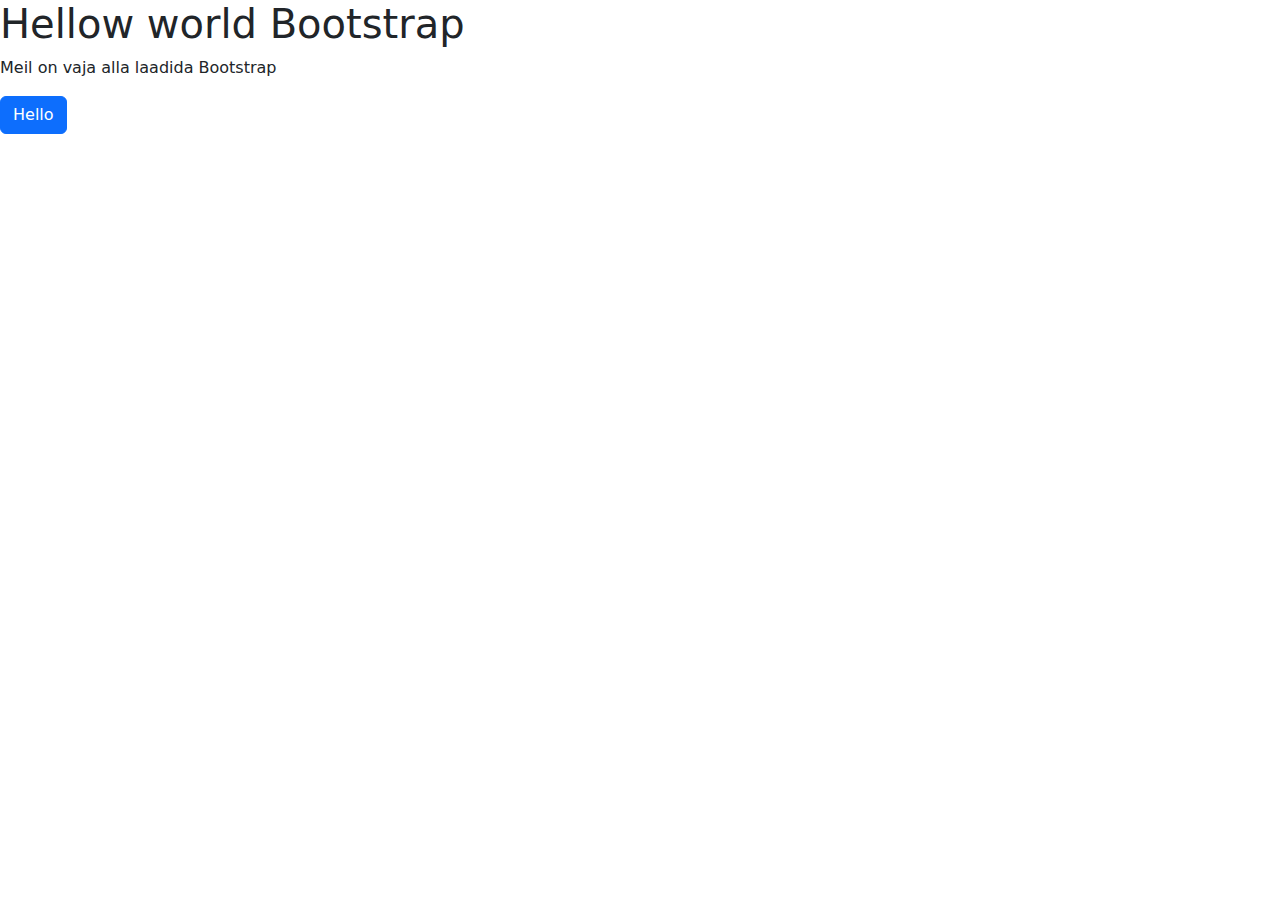
<file: Bootstrap/index.html>
<!DOCTYPE html>
<html lang="en">
<head>
    <meta charset="UTF-8">
    <meta name="viewport" content="width=device-width, initial-scale=1.0">
    <title>Document</title>
    <link rel="stylesheet" href="node_modules/bootstrap/dist/css/bootstrap.min.css">
</head>
<body>
    <h1>Hellow world Bootstrap</h1>

    <p>Meil on vaja alla laadida Bootstrap</p>
    <button class="btn btn-primary">Hello</button>
</body>
</html>
</file>
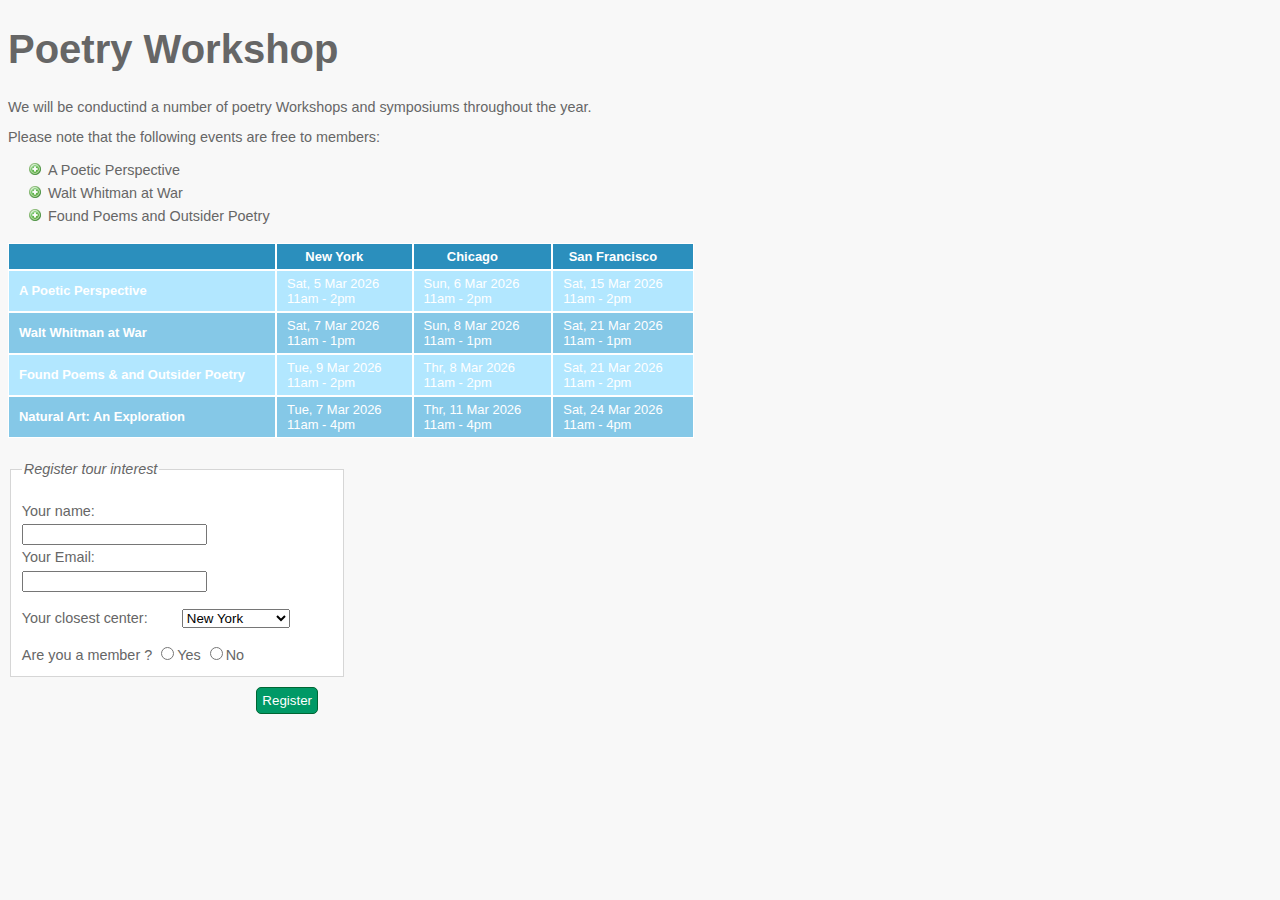
<file: HTMLandCSS/Chapter3/index.html>
<!DOCTYPE html>
<html lang="en">
<head>
    <meta charset="UTF-8">
    <meta name="viewport" content="width=device-width, initial-scale=1.0">
    <title>List, Tables and Forms</title>
    <link rel="stylesheet" href="css/example.css">
</head>
<body>
    <h1>Poetry Workshop</h1>
    <p>
        We will be conductind a number of poetry Workshops 
        and symposiums throughout the year.
    </p>
    <p>
        Please note that the following events are free to members:
    </p>
    <ul>
        <li>A Poetic Perspective</li>
        <li>Walt Whitman at War</li>
        <li>Found Poems and Outsider Poetry</li>
    </ul>
    <table>
        <tr class="tablehead">
            <th></th>
            <th class="tablehead">New York</th>
            <th class="tablehead">Chicago</th>
            <th class="tablehead">San Francisco</th>
        </tr>
        <tr class="tabler1">
            <th>A Poetic Perspective</th>
            <td>Sat, 5 Mar 2026 <br>11am - 2pm</td>
            <td>Sun, 6 Mar 2026 <br>11am - 2pm</td>
            <td>Sat, 15 Mar 2026 <br>11am - 2pm</td>
        </tr>
        <tr class="tabler2">
            <th>Walt Whitman at War</th>
            <td>Sat, 7 Mar 2026 <br>11am - 1pm</td>
            <td>Sun, 8 Mar 2026 <br>11am - 1pm</td>
            <td>Sat, 21 Mar 2026 <br>11am - 1pm</td>
        </tr>
        <tr class="tabler1">
            <th>Found Poems &amp; and Outsider Poetry</th>
            <td>Tue, 9 Mar 2026 <br>11am - 2pm</td>
            <td>Thr, 8 Mar 2026 <br>11am - 2pm</td>
            <td>Sat, 21 Mar 2026 <br>11am - 2pm</td>
        </tr>
        <tr class="tabler2">
            <th>Natural Art: An Exploration</th>
            <td>Tue, 7 Mar 2026 <br>11am - 4pm</td>
            <td>Thr, 11 Mar 2026 <br>11am - 4pm</td>
            <td>Sat, 24 Mar 2026 <br>11am - 4pm</td>
        </tr>
    </table>
     <form action="" methods="post">
        <fieldset>
            <legend>Register tour interest</legend>
            <p>
                <label for="name" class="title">Your name:</label>
                <input type="text" name="name" id="name"><br/>
                <label for="email" class="title">Your Email:</label>
                <input type="text" name="Email" id="Email"><br/>
            </p>
            <p>
                <label for="location" class="title">Your closest center:</label>
                <select name="location" id="location">
                    <option value="ny">New York</option>
                    <option value="il">Chicago</option>
                    <option value="ca">San Francisco</option>
                </select>
            </p>
            <span>Are you a member ?</span>
            <label><input type="radio" name="member" value="yes">Yes</label>
            <label><input type="radio" name="member" value="no">No</label>
            </fieldset>
            <div class="submit"><input type="submit" value="Register"class="submitbtn"></div>
     </form>
</body>
</html>
</file>
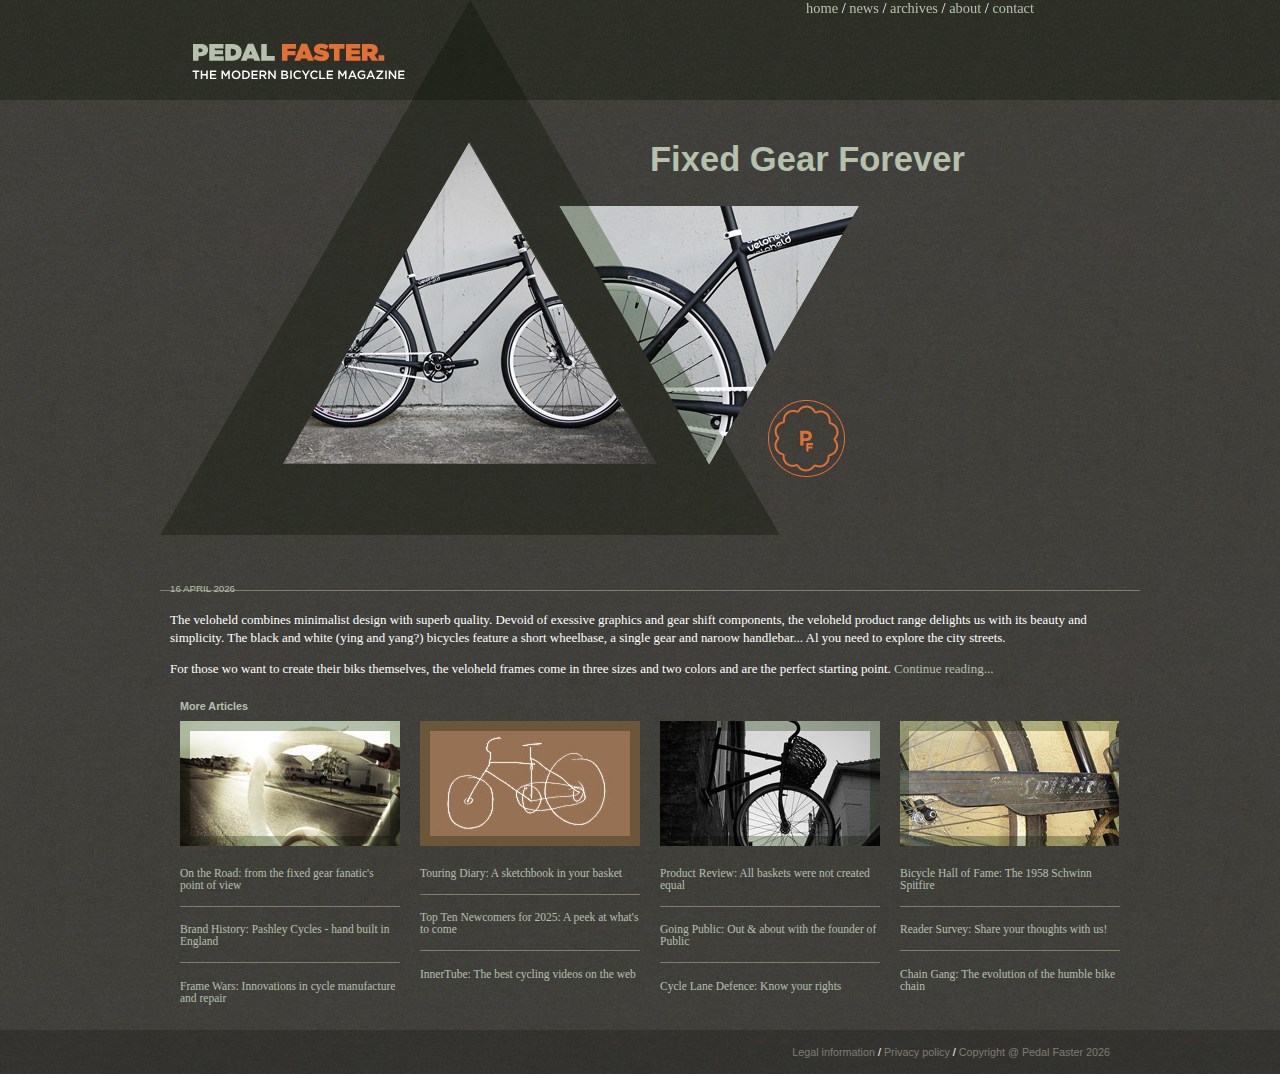
<file: HTMLandCSS/Chapter4/index.html>
<!DOCTYPE html>
<html lang="en">
<head>
    <meta charset="UTF-8">
    <meta name="viewport" content="width=device-width, initial-scale=1.0">
    <title>Document</title>
    <link rel="stylesheet" href="../Chapter4/css/style.css">

</head>

<body>
    <div class="header">
        <div class="container_12">
            <div class="grid_5">
                <img src="../Chapter4/images/logo.png" alt="Pedal Faster - The Modern bicycle magazine" width="216" height="37" class="logo"/>
                <img src="../Chapter4/images/header-triangle.png" alt="" width="116" height="100" />
            </div> 
        </div class="nav grid_7">
        <a href="">home</a> / <a href="">news</a> / <a href="">archives</a> / <a href="">about</a> / <a href="">contact</a>

    </div>

    
    <div class="wrapper">
        <div class="main-story container_12">
            <div class="grid_6 push_6">
                <h1><a href="">Fixed Gear Forever</a></h1>
            </div>
        </div>
        <div class="intro grid_3 push_9">
            <p class="date">16 APRIL 2026</p>
            <p>
                The veloheld combines minimalist design with superb
                quality. Devoid of exessive graphics and gear shift
                components, the veloheld product range delights us
                with its beauty and simplicity. The black and white
                (ying and yang?) bicycles feature a short wheelbase,
                a single gear and naroow handlebar... Al you need to
                explore the city streets.
            </p>
            <p>
                For those wo want to create their biks themselves,
                the veloheld frames come in three sizes and two
                colors and are the perfect starting point.
                <a href="">Continue reading...</a>
            </p>
        </div>
        <div class="more-articles container_12">
            <h2 class="grid_12"><a href="">More Articles</a></h2>
            <div class="grid_3">
                <img src="images/more1.jpg" alt="The road ahead" width="220" height="125" />
                <p><a href="">On the Road: from the fixed gear fanatic's point of view</a></p>
                <p><a href="">Brand History: Pashley Cycles - hand built in England</a></p>
                <p><a href="">Frame Wars: Innovations in cycle manufacture and repair</a></p>
            </div>
            <div class="grid_3">
                <img src="images/more2.jpg" alt="Sketchbook" width="220" height="125" />
                <p><a href="">Touring Diary: A sketchbook in your basket</a></p>
                <p><a href="">Top Ten Newcomers for 2025: A peek at what's to come</a></p>
                <p><a href="">InnerTube: The best cycling videos on the web</a></p>
            </div>
            <div class="grid_3">
                <img src="images/more3.jpg" alt="Repair shop sign" width="220" height="125" />
                <p><a href="">Product Review: All baskets were not created equal</a></p>
                <p><a href="">Going Public: Out &amp; about with the founder of Public</a></p>
                <p><a href="">Cycle Lane Defence: Know your rights</a></p>
            </div>
            <div class="grid_3">
                <img src="images/more4.jpg" alt="Schwinn Spitfire" width="220" height="125" />
                <p><a href="">Bicycle Hall of Fame: The 1958 Schwinn Spitfire</a></p>
                <p><a href="">Reader Survey: Share your thoughts with us!</a></p>
                <p><a href="">Chain Gang: The evolution of the humble bike chain</a></p>
            </div>
        </div>
    </div>
    <div class="footer clearfix">
        <div class="container_12">
            <p class="grid_12"><a href="">Legal information</a> / <a href="">Privacy policy</a> / <a href="">Copyright @ Pedal Faster 2026</a></p>
        </div>
    </div>
</body>
</html>
</file>
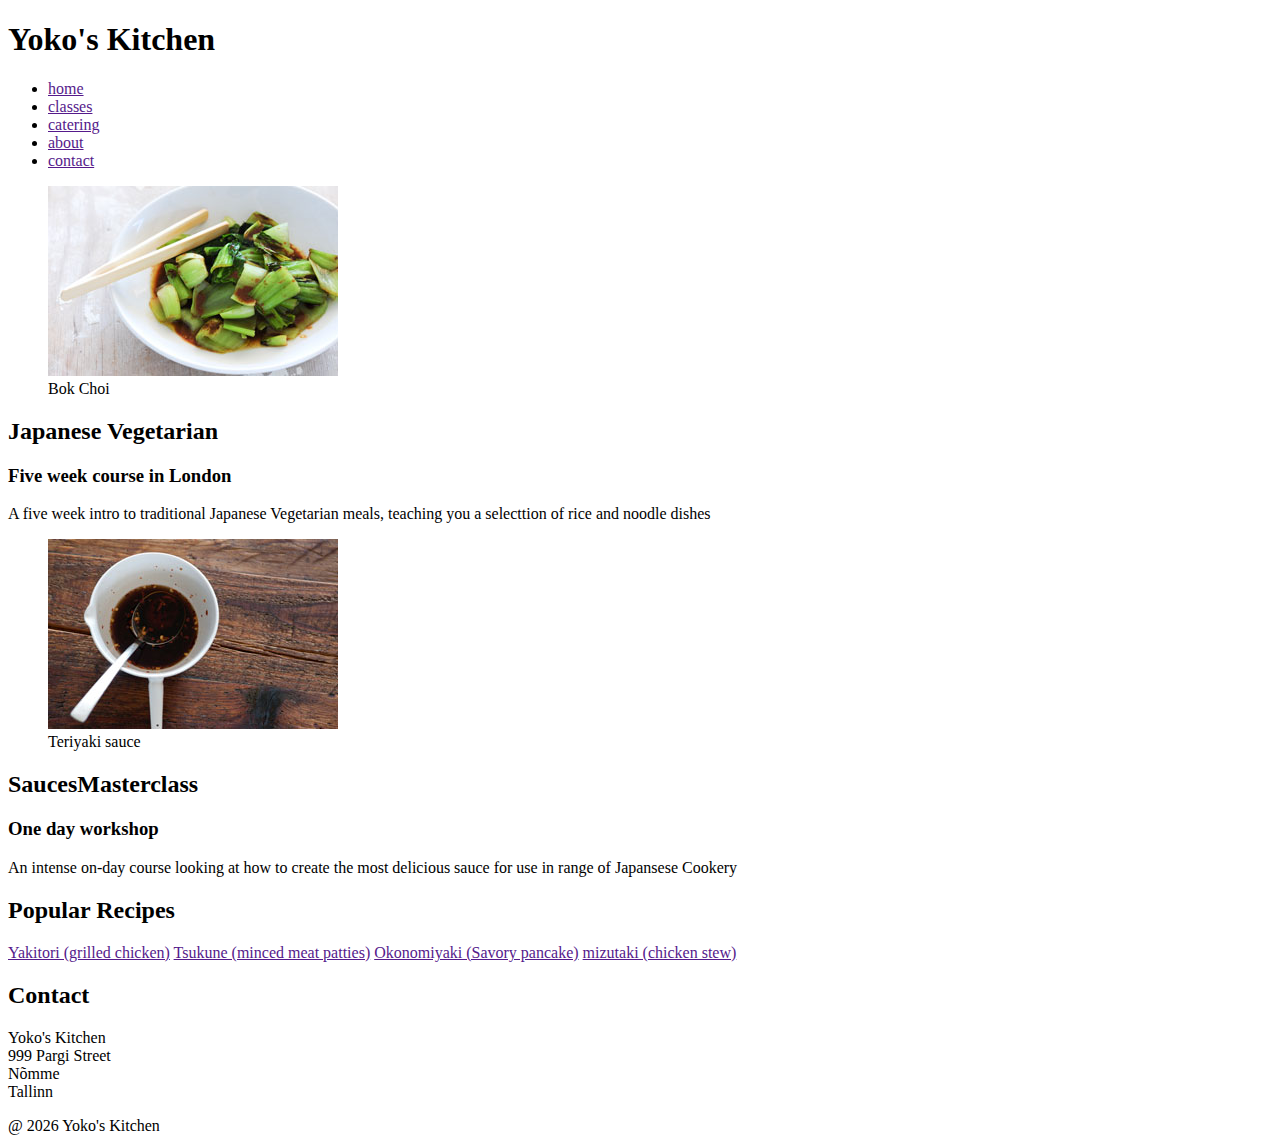
<file: HTMLandCSS/Chapter5/Index.html>
<!DOCTYPE html>
<html lang="en">
<head>
    <meta charset="UTF-8">
    <meta name="viewport" content="width=device-width, initial-scale=1.0">
    <title>Document</title>
</head>
<body >
    <div class="wrapper">
        <header>
            <h1>Yoko's Kitchen</h1>
            <nav>
                <ul>
                    <li><a href="" class="current">home</a></li>
                    <li><a href="" class="current">classes</a></li>
                    <li><a href="" class="current">catering</a></li>
                    <li><a href="" class="current">about</a></li>
                    <li><a href="" class="current">contact</a></li>
                </ul>
            </nav>
        </header>
        <section>
            <article>
                <figure>
                    <img src="Images/bok-choi.jpg" alt="Bok Choi">
                    <figcaption>Bok Choi</figcaption>
                </figure>
                <hgroup>
                    <h2>Japanese Vegetarian</h2>
                    <h3>Five week course in London</h3>
                </hgroup>
                <p>
                    A five week intro to traditional Japanese
                    Vegetarian meals, teaching you a selecttion
                    of rice and noodle dishes
                </p>
            </article>
            <article>
                <figure>
                    <img src="Images/teriyaki.jpg" alt="Teriyaki sauce">
                    <figcaption>Teriyaki sauce</figcaption>
                </figure>
                <hgroup>
                    <h2>SaucesMasterclass</h2>
                    <h3>One day workshop</h3>
                </hgroup>
                <p>
                    An intense on-day course looking at how 
                    to create the most delicious sauce for 
                    use in range of Japansese Cookery
                </p>
            </article>
        </section>
        <aside>
            <section class="popularRecipes">
                <h2>Popular Recipes</h2>
                <a href="">Yakitori (grilled chicken)</a>
                <a href="">Tsukune (minced meat patties)</a>
                <a href="">Okonomiyaki (Savory pancake)</a>
                <a href="">mizutaki (chicken stew)</a>
            </section>
            <section>
                <h2>Contact</h2>
                <p>
                    Yoko's Kitchen <br/>
                    999 Pargi Street <br>
                    Nõmme <br>
                    Tallinn 
                </p>
            </section>
        </aside>
        <footer>
            @ 2026 Yoko's Kitchen
        </footer>
    </div>
</body>
</html>
</file>
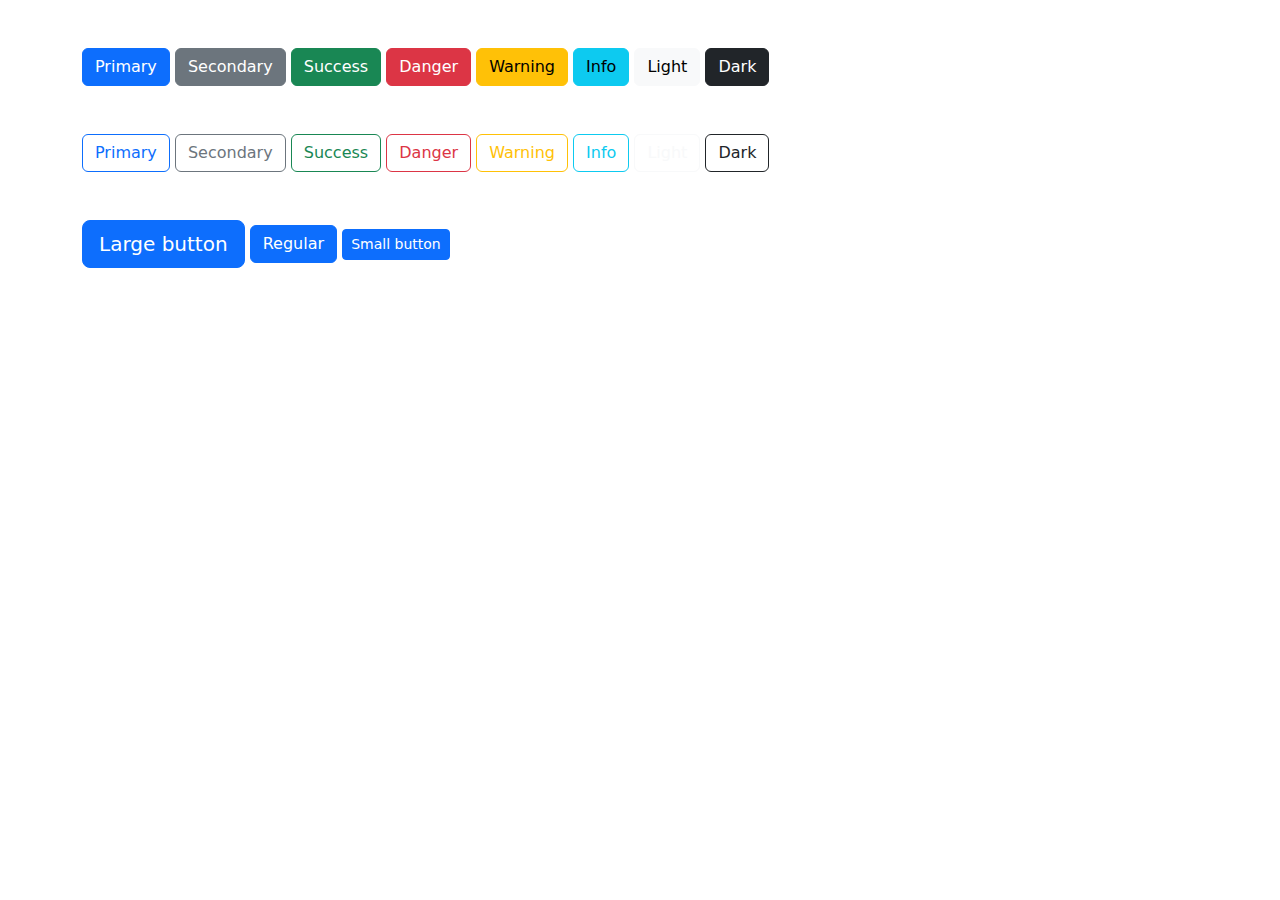
<file: Bootstrap/buttons.html>
<!DOCTYPE html>
<html lang="en">
<head>
    <meta charset="UTF-8">
    <meta name="viewport" content="width=device-width, initial-scale=1.0">
    <title>Document</title>
    <link rel="stylesheet" href="node_modules/bootstrap/dist/css/bootstrap.min.css">
    <script src="node_modules/bootstrap/dist/js/bootstrap.bundle.min.js"></script>
</head>
<body>
    <div class="container my-5">
        <button class="btn btn-primary">Primary</button>
        <button class="btn btn-secondary">Secondary</button>
        <button class="btn btn-success">Success</button>
        <button class="btn btn-danger">Danger</button>
        <button class="btn btn-warning">Warning</button>
        <button class="btn btn-info">Info</button>
        <button class="btn btn-light">Light</button>
        <button class="btn btn-dark">Dark</button>
    </div>

    <div class="container my-5">
        <button class="btn btn-outline-primary">Primary</button>
        <button class="btn btn-outline-secondary">Secondary</button>
        <button class="btn btn-outline-success">Success</button>
        <button class="btn btn-outline-danger">Danger</button>
        <button class="btn btn-outline-warning">Warning</button>
        <button class="btn btn-outline-info">Info</button>
        <button class="btn btn-outline-light">Light</button>
        <button class="btn btn-outline-dark">Dark</button>
    </div>

    <div class="container my-5">
        <button class="btn btn-primary btn-lg">Large button</button>
        <button class="btn btn-primary">Regular</button>
        <button class="btn btn-primary btn-sm">Small button</button>
    </div>
</body>
</html>
</file>
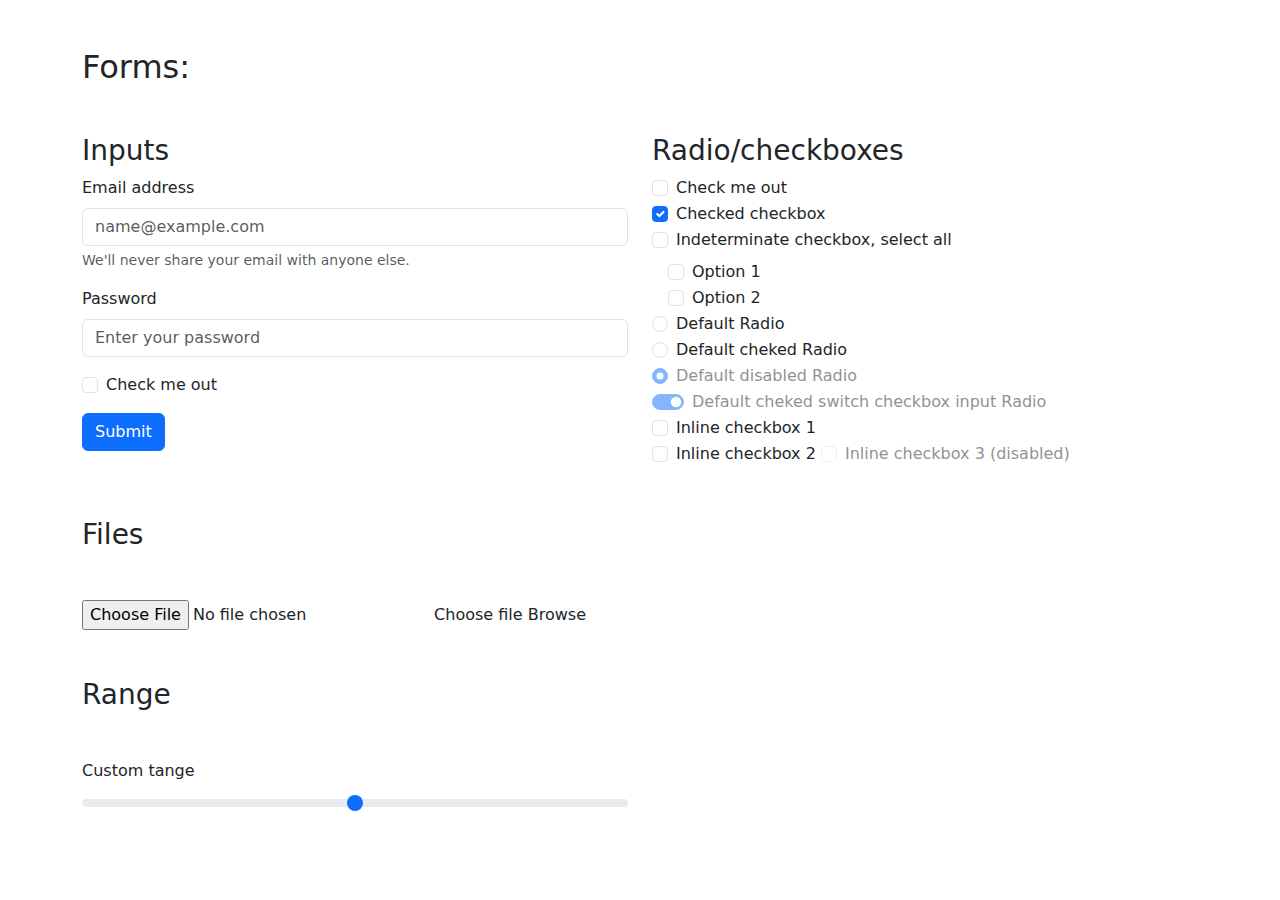
<file: Bootstrap/formExamples.html>
<!DOCTYPE html>
<html lang="en">
<head>
    <meta charset="UTF-8">
    <meta name="viewport" content="width=device-width, initial-scale=1.0">
    <title>Document</title>
    <link rel="stylesheet" href="node_modules/bootstrap/dist/css/bootstrap.min.css">
    <script src="node_modules/bootstrap/dist/js/bootstrap.bundle.min.js"></script>
</head>
<body>
    <div class="container">
        <h2 class="my-5">Forms:</h2>

        <div class="row">
            <div class="col-md-6">
                <h3>Inputs</h3>
                <form action="">
                    <div class="mb-3">
                        <label for="exampleInputEmail" class="form-label">Email address</label>
                        <input 
                            type="email"
                            class="form-control"
                            id="exampleInputEmail"
                            placeholder="name@example.com"
                        />
                        <div id="emailHelp" class="form-text">
                            We'll never share your email with anyone else.
                        </div>
                    </div>

                    <div class="mb-3">
                        <label for="exampleInputPassword" class="form-label">Password</label>
                        <input 
                            type="password"
                            class="form-control"
                            id="exampleInputPassword"
                            placeholder="Enter your password"
                        />
                    </div>

                    <div class="mb-3 form-check">
                        <input 
                            type="checkbox" 
                            class="form-check-input" 
                            id="exampleCheck1"
                        >
                        <label 
                            class="form-check-label" 
                            for="exampleCheck1">
                            Check me out
                        </label>
                    </div>
                    <button type="submit" class="btn btn-primary">Submit</button>
                </form>
            </div>

            <div class="col-md-6">
                <h3>Radio/checkboxes</h3>

                <div class="form-check">
                    <input type="checkbox"
                        class="form-check-input"
                        id="checkbox1"/>
                        <label for="checkbox1" class="form-check-label">
                            Check me out
                        </label>
                </div>

                <div class="form-check">
                    <input type="checkbox"
                        class="form-check-input"
                        id="checkbox1"
                        checked
                        />
                        <label for="checkbox1" class="form-check-label">
                            Checked checkbox
                        </label>
                </div>

                <div class="form-check">
                    <input type="checkbox"
                        class="form-check-input"
                        id="parentCheck"
                        />
                        <label for="parentCheck" class="form-check-label">
                            Indeterminate checkbox, select all
                        </label>
                </div>

                <div class="ms-3 mt-2">
                    <div class="form-check">
                        <input type="checkbox"
                            class="form-check-input child-check"
                            id="c1"
                            />
                            <label for="c1" class="form-check-label">
                                Option 1
                            </label>
                    </div>

                    <div class="form-check">
                        <input type="checkbox"
                            class="form-check-input child-check"
                            id="c2"
                            />
                            <label for="c2" class="form-check-label">
                                Option 2
                            </label>
                    </div>
                </div>

                <div class="form-check">
                    <input type="radio" 
                    class="form-check-input" 
                    name="radioDefault"
                    id="radioDefault"/>
                        <label for="radioDefault" class="form-check-label">
                            Default Radio
                        </label>
                </div>

                <div class="form-check">
                    <input type="radio" 
                    class="form-check-input" 
                    name="radioDefault"
                    id="radioDefault2"
                    checked/>
                        <label for="radioDefault2" class="form-check-label">
                            Default cheked Radio
                        </label>
                </div>

                <div class="form-check">
                    <input type="radio" 
                    class="form-check-input" 
                    name="radioDefault"
                    id="radioDefault3"
                    disabled checked/>
                        <label for="radioDefaul3" class="form-check-label">
                            Default disabled Radio
                        </label>
                </div>

                <div class="form-check form-switch">
                    <input type="checkbox" 
                    class="form-check-input" 
                    name="flexRadiodefault"
                    id="flexRadiodefault"
                    disabled checked/>
                        <label for="radioDefault" class="form-check-label">
                            Default cheked switch checkbox input Radio
                        </label>
                        </div>

                <div class="form-check form-check-inline">
                            <input type="checkbox" 
                            class="form-check-input" 
                            name="radioDefault"
                            id="inlineDefault2"
                            value="option1"
                            />
                                <label for="radioDefault2" class="form-check-label">
                                    Inline checkbox 1
                                </label>
                </div>

                <div class="form-check form-check-inline">
                            <input type="checkbox" 
                            class="form-check-input" 
                            name="radioDefault"
                            id="inlineDefault2"
                            value="option2"
                            />
                                <label for="radioDefault2" class="form-check-label">
                                    Inline checkbox 2
                                </label>


                                <div class="form-check form-check-inline">
                                    <input type="checkbox" 
                                    class="form-check-input" 
                                    name="radioDefault"
                                    id="inlineDefault3"
                                    value="option3"
                                    disabled
                                    />
                                        <label for="radioDefault3" class="form-check-label">
                                            Inline checkbox 3 (disabled)
                                        </label>
                                </div>
                        
                </div>
            </div>
        </div>
        <div class="row">
            <div class="col-md-6">
                <h3 class="my-5">Files </h3>

                <div class="form-file">
                    <input type="file" class="form-file-input" id="customFile">
                    <label class="form_file-label" for="customFile">
                        <span class="form-file-text">Choose file</span>
                        <span class="form-file-button">Browse</span>
                    </label>
                </div>

                <h3 class="my-5">Range</h3>
                <label class="form-label" for="customRange1">Custom tange</label>
                <input type="range" class="form-range" id="customRange1">
            </div>
        </div>
    </div>
</body>
</html>

<script src="indeterminate.js"></script>
</file>
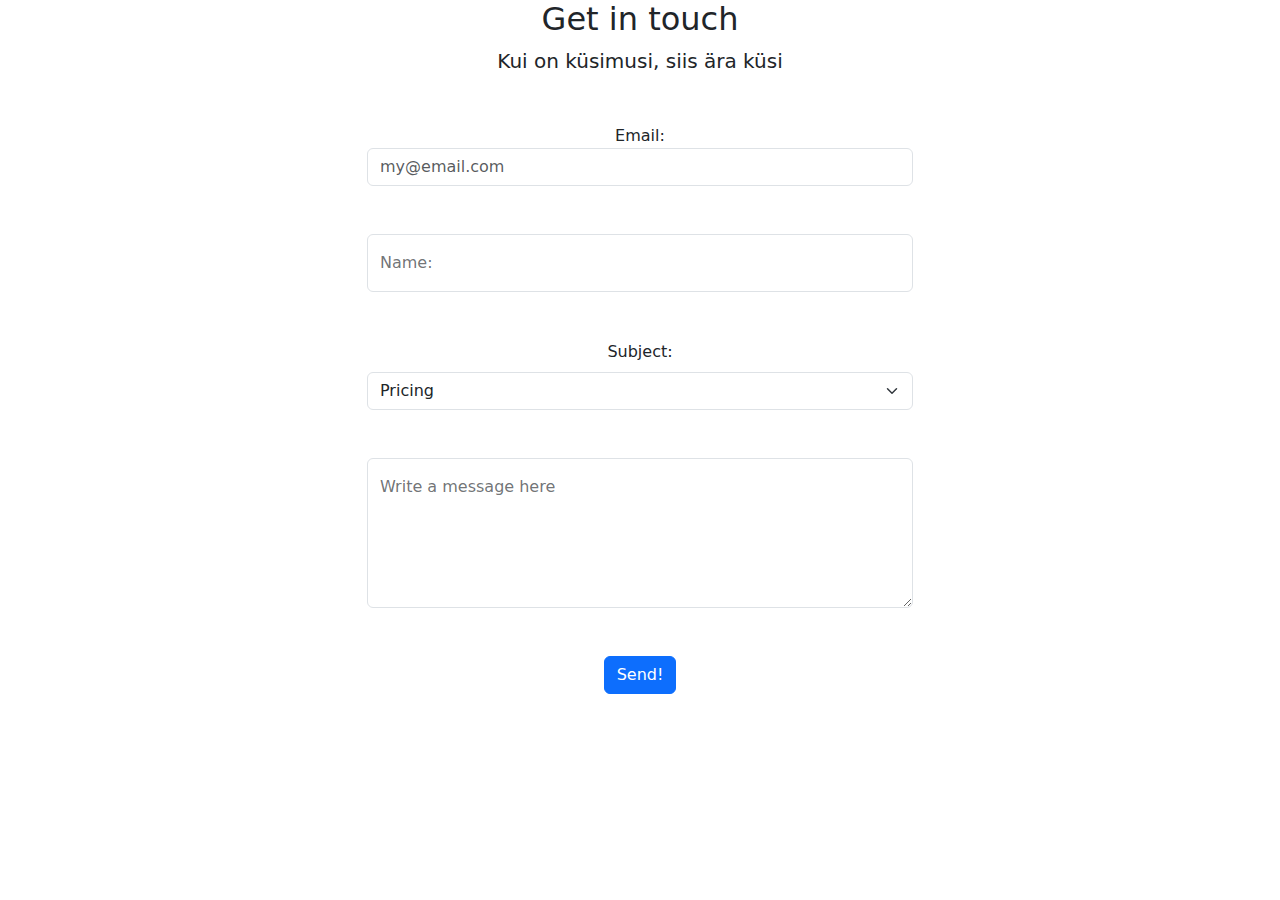
<file: Bootstrap/forms.html>
<!DOCTYPE html>
<html lang="en">
<head>
    <meta charset="UTF-8">
    <meta name="viewport" content="width=device-width, initial-scale=1.0">
    <title>Document</title>
    <link rel="stylesheet" href="node_modules/bootstrap/dist/css/bootstrap.min.css">
    <script src="node_modules/bootstrap/dist/js/bootstrap.bundle.min.js"></script>
</head>
<body>
    <div class="container">
        <div class="text-center">
            <h2>Get in touch</h2>
            <p class="lead">Kui on küsimusi, siis ära küsi</p>

            <div class="row justify-content-center my-5">
                <div class="col-lg-6">
                    <form action="">
                        <label for="form-label" for="email">Email:</label>
                        <input
                         type="email"
                         class="form-control"
                         id="email"
                         placeholder="my@email.com"
                         />
                         <div class="form-floating my-5">
                            <input
                             type="text"
                             id="name"
                             placeholder="e.g. Jim"
                             class="form-control"
                             />
                             <label class="form-label" for="name">Name:</label>
                         </div>
                         <label class="form-label" for="subject">Subject:</label>
                         <select class="form-select" id="subject">
                            <option value="">Pricing</option>
                            <option value="1">Technical questions</option>
                            <option value="2">Support question</option>
                            <option value="3">Other</option>
                        </select>

                        <div class="form-floating my-5">
                            <textarea
                             name="query"
                             class="form-control"
                             id="query"
                             placeholder="Leave a message here"
                             style="height: 150px;"></textarea>
                             <label for="query">Write a message here</label>
                        </div>

                        <div class="text-center">
                            <button type="submit" class="btn btn-primary">Send!</button>
                        </div>
                    </form>
                </div>
            </div>
        </div>
    </div>
</body>
</html>
</file>
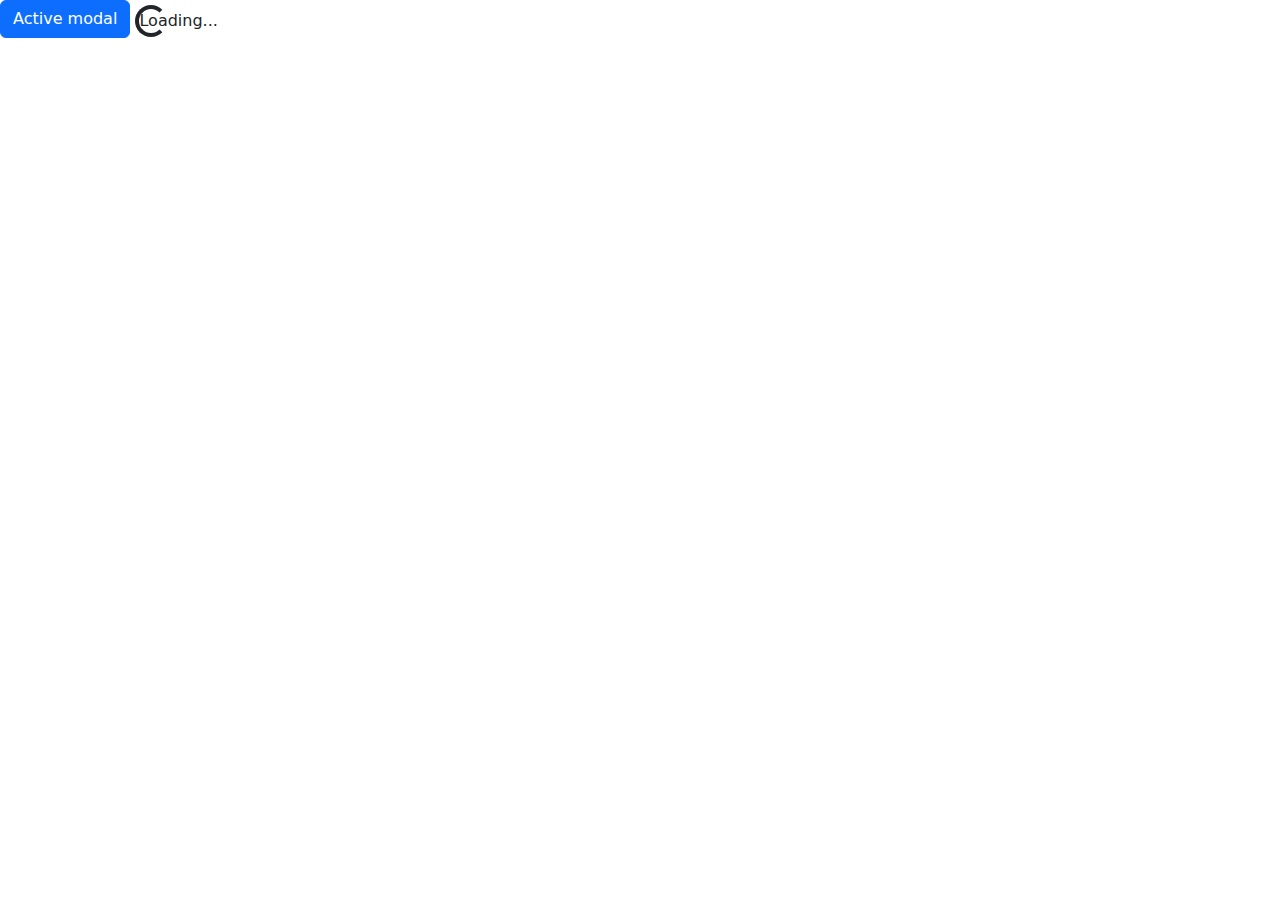
<file: Bootstrap/modal.html>
<!DOCTYPE html>
<html lang="en">
<head>
    <meta charset="UTF-8">
    <meta name="viewport" content="width=device-width, initial-scale=1.0">
    <title>Document</title>
    <link rel="stylesheet" href="node_modules/bootstrap/dist/css/bootstrap.min.css">
    <script src="node_modules/bootstrap/dist/js/bootstrap.bundle.min.js"></script>
</head>
<body>
    <!-- button trigger modal -->
     <button 
     type="button"
     class="btn btn-primary"
     data-bs-toggle="modal"
     data-bs-target="#exampleModal"
     >
    Active modal
     </button>
     <!-- modal -->
      <div 
      class="modal fade"
      id="exampleModal"
      tabindex="-1"
      aria-labelledby="exampleModalLabel"
      aria-hidden="true"
      >
     <div class="modal-dialog">
        <div class="modal-content">
            <div class="modal-header">
                <h5 class="modal-title" id="exampleModalLabel">Modal Title</h5>
                <button
                type="button"
                class="btn-close"
                data-bs-dismiss="modal"
                aria-label="Close">
                </button>
            </div>
            <div class="modal-body">Are you sure </div>
            <div class="modal-footer">
                <button 
                type="button"
                class="btn btn-secondary"
                data-bs-dismiss="modal">
                  Close
                </button>
                <button type="button" class="btn btn-primary">Save Changes</button>
            </div>
        </div>
     </div>
      </div>
            <div class="spinner-border" role="status">
            <span class=""> Loading... </span>
        </div>
</body>
</html>
</file>
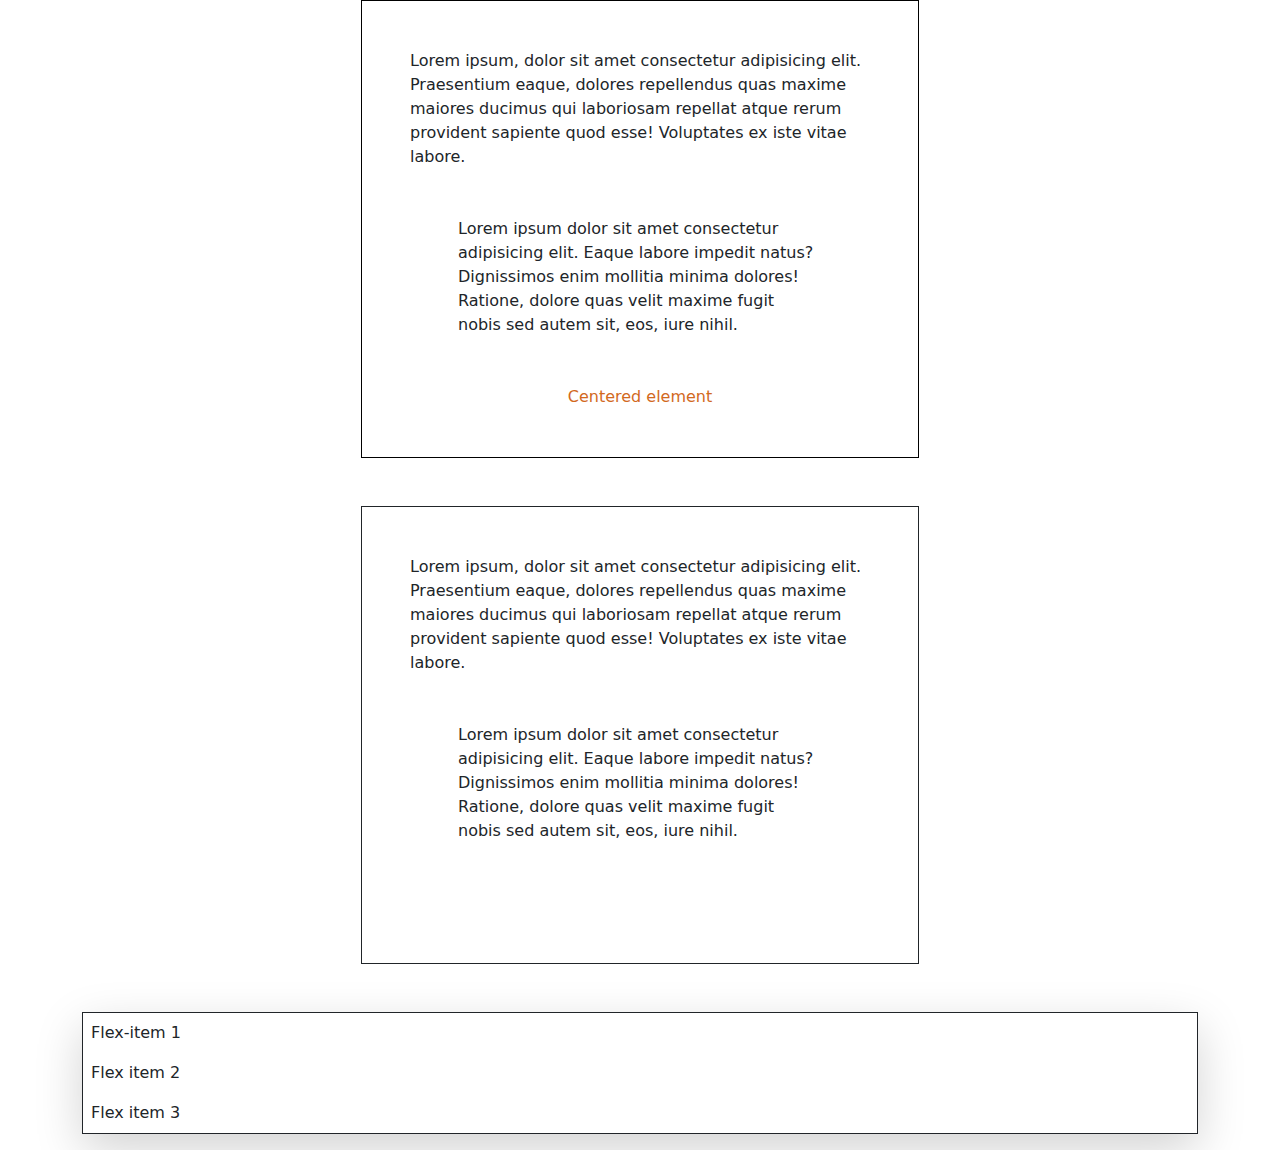
<file: Bootstrap/spacing.html>
<!DOCTYPE html>
<html lang="en">
<head>
    <meta charset="UTF-8">
    <meta name="viewport" content="width=device-width, initial-scale=1.0">
    <title>Document</title>
    <link rel="stylesheet" href="node_modules/bootstrap/dist/css/bootstrap.min.css">
    <script src="node_modules/bootstrap/dist/js/bootstrap.bundle.min.js"></script>
</head>
<body>
    <div class="container">
        <div style="padding: 3rem; width: 50%; margin: auto; border: 1px solid black;">
            <p>
                Lorem ipsum, dolor sit amet consectetur adipisicing elit.
                 Praesentium eaque, dolores repellendus quas maxime maiores 
                 ducimus qui laboriosam repellat atque rerum provident sapiente
                  quod esse! Voluptates ex iste vitae labore.
            </p>
            <p style="margin: 3rem;">
                Lorem ipsum dolor sit amet consectetur adipisicing elit.
                Eaque labore impedit natus? Dignissimos enim mollitia minima
                dolores! Ratione, dolore quas velit maxime fugit nobis
                sed autem sit, eos, iure nihil.
            </p>
       
        <div style="width: 50%; margin: 0 auto; color: chocolate; text-align: center;">
            Centered element
        </div>
    </div>

    <div class="border border-1 border-dark p-5 w-50 mt-5 mx-auto">
        <p>
            Lorem ipsum, dolor sit amet consectetur adipisicing elit.
             Praesentium eaque, dolores repellendus quas maxime maiores 
             ducimus qui laboriosam repellat atque rerum provident sapiente
              quod esse! Voluptates ex iste vitae labore.
        </p>
        <p class="m-5">
            Lorem ipsum dolor sit amet consectetur adipisicing elit.
            Eaque labore impedit natus? Dignissimos enim mollitia minima
            dolores! Ratione, dolore quas velit maxime fugit nobis
            sed autem sit, eos, iure nihil.
        </p>
    <div class="d-bone d-md-black bd-dark text-center text-white w-50 mx-auto">
        Centered element
        </div>
    </div>
    <div class="f-flex flex-column border border-1 border-dark shadow-lg mb-3 mt-5">
        <div class="p-2">Flex-item 1</div>
        <div class="p-2">Flex item 2</div>
        <div class="p-2">Flex item 3</div>
    </div>
</div>
</body>
</html>
</file>
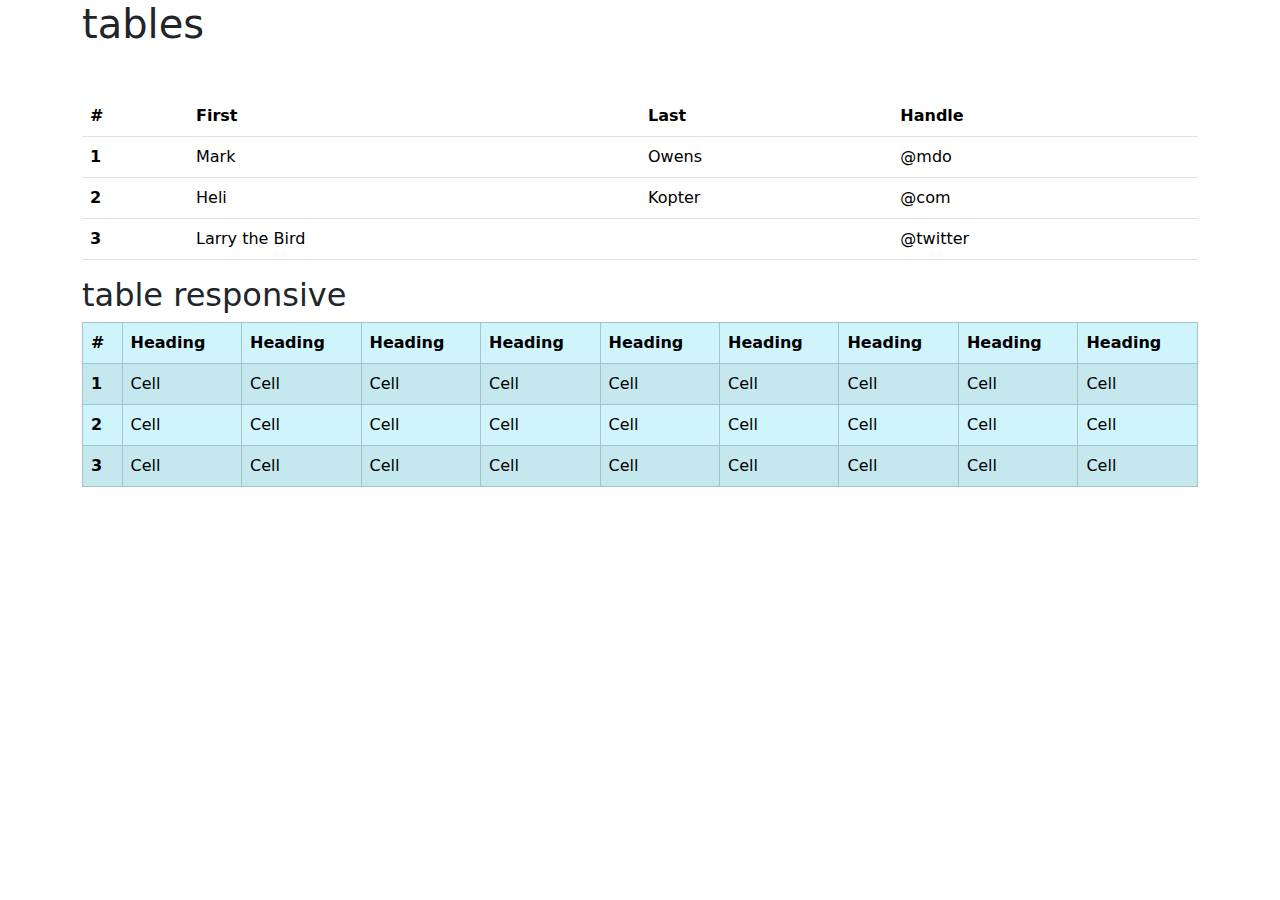
<file: Bootstrap/tables.html>
<!DOCTYPE html>
<html lang="en">
<head>
    <meta charset="UTF-8">
    <meta name="viewport" content="width=device-width, initial-scale=1.0">
    <title>Document</title>
    <link rel="stylesheet" href="node_modules/bootstrap/dist/css/bootstrap.min.css">
    <script src="node_modules/bootstrap/dist/js/bootstrap.bundle.min.js"></script>
</head>
<body>
    <div class="container">
        <h1 class="mb-5">tables</h1>
        <table class="table">
        <thead>
            <tr>
            <th scope="col">#</th>
            <th scope="col">First</th>
            <th scope="col">Last</th>
            <th scope="col">Handle</th>
            </tr>
        </thead>
        <tbody>
            <tr>
                <th scope="row">1</th>
                <td>Mark</td>
                <td>Owens</td>
                <td>@mdo</td>
            </tr>
            <tr>
                <th scope="row">2</th>
                <td>Heli</td>
                <td>Kopter</td>
                <td>@com</td>
            </tr>
            <tr>
                <th scope="row">3</th>
                <td>Larry the Bird</td>
                <td></td>
                <td>@twitter</td>
            </tr>
        </tbody>
        </table>

        <h2>table responsive</h2>

        <div class="table-responsive-md">
            <table class="table table-bordered table-hover table-info table-striped">
                <thead>
                    <tr>
                         <th scope="col">#</th>
                         <th scope="col">Heading</th>
                         <th scope="col">Heading</th>
                         <th scope="col">Heading</th>
                         <th scope="col">Heading</th>
                         <th scope="col">Heading</th>
                         <th scope="col">Heading</th>
                         <th scope="col">Heading</th>
                         <th scope="col">Heading</th>
                         <th scope="col">Heading</th>
                    </tr>
                </thead>
                <tbody>
                    <tr>
                        <th scope="row">1</th>
                        <td>Cell</td></th>
                        <td>Cell</td></th>
                        <td>Cell</td></th>
                        <td>Cell</td></th>
                        <td>Cell</td></th>
                        <td>Cell</td></th>
                        <td>Cell</td></th>
                        <td>Cell</td></th>
                        <td>Cell</td></th>
                    </tr>
                    <tr>
                        <th scope="row">2</th>
                        <td>Cell</td></th>
                        <td>Cell</td></th>
                        <td>Cell</td></th>
                        <td>Cell</td></th>
                        <td>Cell</td></th>
                        <td>Cell</td></th>
                        <td>Cell</td></th>
                        <td>Cell</td></th>
                        <td>Cell</td></th>
                    </tr>
                    <tr>
                        <th scope="row">3</th>
                        <td>Cell</td></th>
                        <td>Cell</td></th>
                        <td>Cell</td></th>
                        <td>Cell</td></th>
                        <td>Cell</td></th>
                        <td>Cell</td></th>
                        <td>Cell</td></th>
                        <td>Cell</td></th>
                        <td>Cell</td></th>
                    </tr>
                </tbody>
            </table>
        </div>
    </div>
</body>
</html>
</file>
<file: HTMLandCSS/Chapter3/css/example.css>
h1{
    font-size: 40px;
    font-family: 'Arial', Courier, monospace;
}
.submitbtn{
    background-color: green;
    color: blanchedalmond;
}
.tablehead{
    background-color: rgb(43, 143, 189);
    color: rgb(255, 255, 255);
    text-align: center;
    text-shadow: -1px -1px -1px #ffffff;
}
.tabler1{
    background-color: rgb(178, 231, 255);
    color: rgb(255, 255, 255);
}
.tabler2{
    background-color: rgb(133, 200, 231);
    color: rgb(255, 255, 255);
}
li{
    list-style-image: url(../images/icon-plus.png);
    line-height: 1.6em;
}
body{
    font-family: Arial, Helvetica, sans-serif;
    font-size: 90%;
    color :#666666;
    background-color: #f8f8f8;
}
table {
    border-spacing: 0px;
}
th, td {
    padding: 5px 30px 5px 10px;
    border-spacing: 0px;
    font-size: 90%;
    margin: 0px;
    text-align: left;
    border-top: 1px solid;
    border-bottom: 1px solid;
    border-right: 1px solid;
    border-left: 1px solid;
}
fieldset{
    width: 310px;
    margin-top:  20px;
    border: 1px solid #d6d6d6;
    background-color: #ffffff;
    line-height: 1.6em;
}
legend{
    font-style: italic;
    color :#666666;
}
input[type="text"]:focus,
input[type="text"]:hover {
    background-color: #d0e2f0;
    border: 1px solid #999999;
}
input[type="Submit"]{
    border:  1px solid #006633;
    background-color: #009966;
    color: #ffffff;
    border-radius: 5px;
    padding: 5px;
    margin-top: 10px;
}
input[type="Submit"]:hover {
    border: 1px solid #006633;
    background-color:  #00cc33;
    color: #ffffff;
    cursor: pointer;
}
.title{
    float: left;
    width: 160px;
    clear: left;
}
.submit {
    width: 310px;
    text-align: right;
}
</file>
<file: HTMLandCSS/Chapter4/css/style.css>
@import url("960_12_col.css");
@import "htmli.css";

/* saab kahte moodi viidata css failile */
</file>
